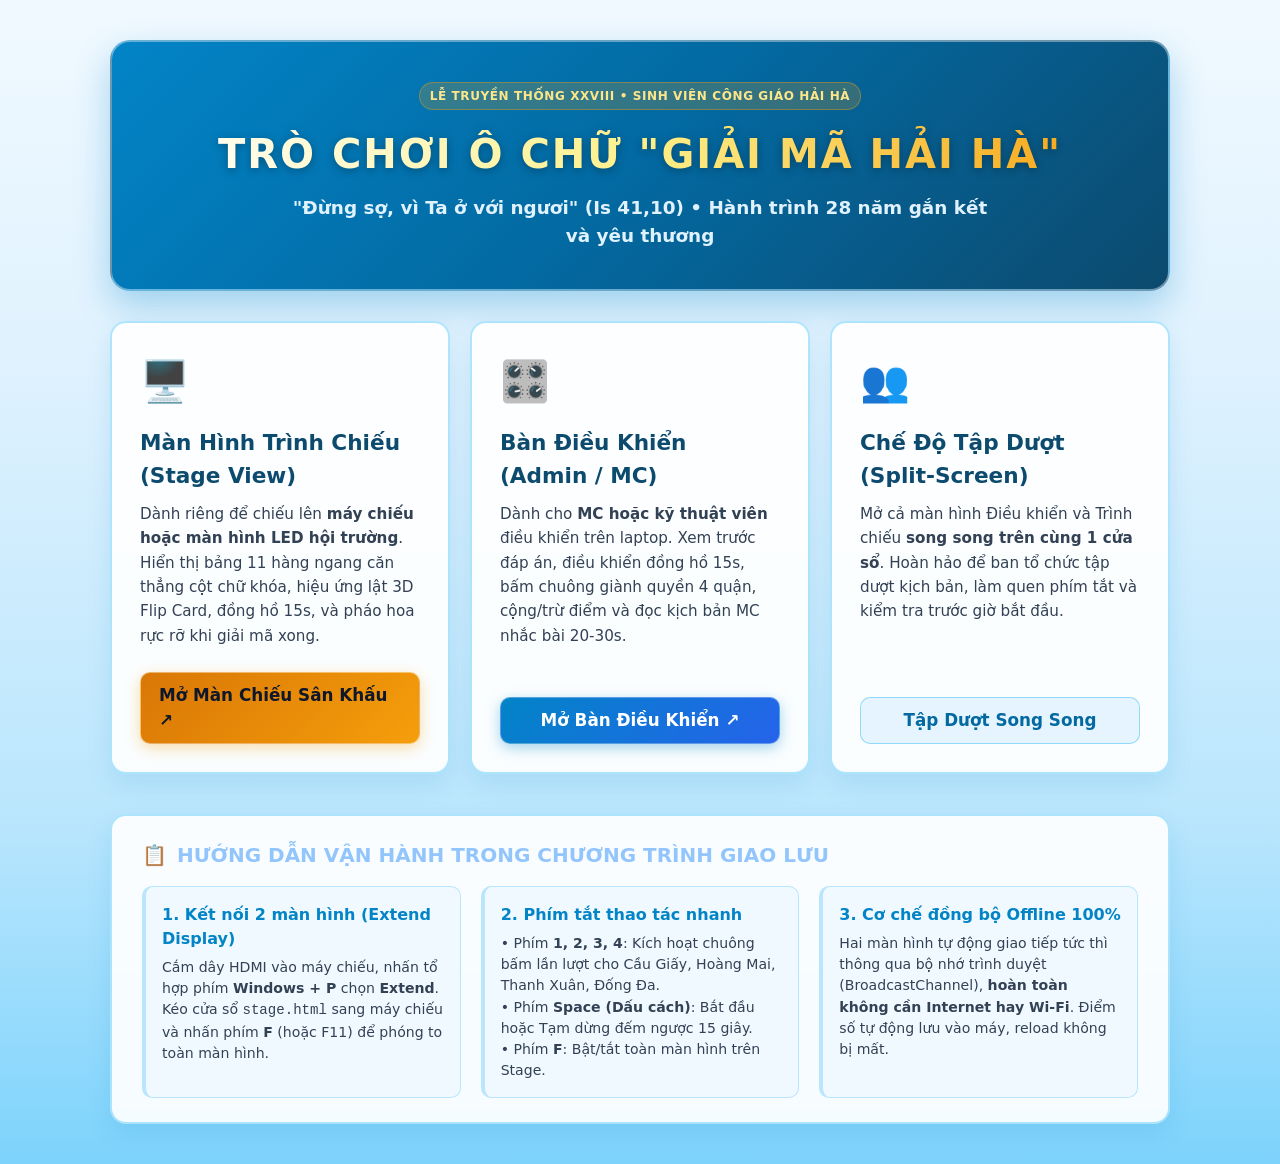
<file: index.html>
<!DOCTYPE html>
<html lang="vi">
<head>
  <meta charset="UTF-8">
  <meta name="viewport" content="width=device-width, initial-scale=1.0">
  <title>Khởi Động Trò Chơi Ô Chữ - SVCG Hải Hà XXVIII</title>
  <link rel="stylesheet" href="css/common.css">
  <style>
    body {
      background: linear-gradient(180deg, #f0f9ff 0%, #e0f2fe 30%, #bae6fd 70%, #7dd3fc 100%);
      min-height: 100vh;
      color: #0f172a;
    }

    .hub-container {
      max-width: 1100px;
      margin: 40px auto;
      padding: 0 20px;
    }

    .hero-banner {
      text-align: center;
      padding: 40px 20px;
      background: linear-gradient(135deg, #0284c7 0%, #0369a1 50%, #0c4a6e 100%);
      border: 2px solid rgba(255, 255, 255, 0.4);
      border-radius: 20px;
      box-shadow: 0 15px 35px rgba(2, 132, 199, 0.3);
      margin-bottom: 30px;
      position: relative;
      overflow: hidden;
    }

    .hero-banner h1 {
      font-size: 2.5rem;
      font-weight: 900;
      letter-spacing: 2px;
      background: linear-gradient(90deg, #ffffff, #fef08a, #f59e0b);
      -webkit-background-clip: text;
      -webkit-text-fill-color: transparent;
      margin-bottom: 10px;
      filter: drop-shadow(0 2px 4px rgba(0, 0, 0, 0.3));
    }

    .hero-banner p {
      font-size: 1.15rem;
      color: #e0f2fe;
      max-width: 700px;
      margin: 0 auto;
      font-weight: 600;
    }

    .modes-grid {
      display: grid;
      grid-template-columns: repeat(auto-fit, minmax(320px, 1fr));
      gap: 20px;
      margin-bottom: 40px;
    }

    .mode-card {
      background: rgba(255, 255, 255, 0.92);
      border: 2px solid rgba(56, 189, 248, 0.4);
      border-radius: 16px;
      padding: 28px;
      display: flex;
      flex-direction: column;
      justify-content: space-between;
      transition: all 0.3s cubic-bezier(0.4, 0, 0.2, 1);
      position: relative;
      overflow: hidden;
      box-shadow: 0 10px 25px rgba(2, 132, 199, 0.12);
    }

    .mode-card:hover {
      transform: translateY(-6px);
      border-color: #0284c7;
      box-shadow: 0 16px 35px rgba(2, 132, 199, 0.25);
    }

    .mode-icon {
      font-size: 2.5rem;
      margin-bottom: 16px;
    }

    .mode-card h2 {
      font-size: 1.35rem;
      color: #0c4a6e;
      margin-bottom: 10px;
      font-weight: 800;
    }

    .mode-card p {
      font-size: 0.95rem;
      color: #334155;
      line-height: 1.6;
      margin-bottom: 24px;
      flex: 1;
    }

    /* Guide Box */
    .guide-box {
      background: rgba(255, 255, 255, 0.92);
      border: 2px solid rgba(56, 189, 248, 0.4);
      border-radius: 16px;
      padding: 24px 30px;
      box-shadow: 0 10px 25px rgba(2, 132, 199, 0.12);
    }

    .guide-grid {
      display: grid;
      grid-template-columns: repeat(auto-fit, minmax(280px, 1fr));
      gap: 20px;
      margin-top: 16px;
    }

    .guide-item {
      background: #f0f9ff;
      padding: 16px;
      border-radius: 10px;
      border-left: 4px solid #0284c7;
      border: 1px solid #bae6fd;
      border-left-width: 4px;
    }

    .guide-item h3 {
      font-size: 1rem;
      color: #0284c7;
      font-weight: 800;
      margin-bottom: 6px;
    }

    .guide-item p {
      font-size: 0.88rem;
      color: #334155;
      line-height: 1.5;
    }
  </style>
</head>
<body>
  <div class="hub-container">
    <!-- Hero Banner -->
    <header class="hero-banner">
      <div class="badge" style="background: rgba(245, 158, 11, 0.2); color: #fde68a; margin-bottom: 14px; border: 1px solid rgba(245, 158, 11, 0.4);">
        LỄ TRUYỀN THỐNG XXVIII • SINH VIÊN CÔNG GIÁO HẢI HÀ
      </div>
      <h1>TRÒ CHƠI Ô CHỮ "GIẢI MÃ HẢI HÀ"</h1>
      <p>"Đừng sợ, vì Ta ở với ngươi" (Is 41,10) • Hành trình 28 năm gắn kết và yêu thương</p>
    </header>

    <!-- Selection Grid -->
    <section class="modes-grid">
      <!-- Card 1: Stage View -->
      <div class="mode-card">
        <div>
          <div class="mode-icon">🖥️</div>
          <h2>Màn Hình Trình Chiếu (Stage View)</h2>
          <p>
            Dành riêng để chiếu lên <strong>máy chiếu hoặc màn hình LED hội trường</strong>. 
            Hiển thị bảng 11 hàng ngang căn thẳng cột chữ khóa, hiệu ứng lật 3D Flip Card, đồng hồ 15s, và pháo hoa rực rỡ khi giải mã xong.
          </p>
        </div>
        <a href="stage.html" target="_blank" class="btn btn-gold" style="width: 100%; font-size: 1.05rem;">
          Mở Màn Chiếu Sân Khấu ↗
        </a>
      </div>

      <!-- Card 2: Admin Controller -->
      <div class="mode-card">
        <div>
          <div class="mode-icon">🎛️</div>
          <h2>Bàn Điều Khiển (Admin / MC)</h2>
          <p>
            Dành cho <strong>MC hoặc kỹ thuật viên</strong> điều khiển trên laptop. 
            Xem trước đáp án, điều khiển đồng hồ 15s, bấm chuông giành quyền 4 quận, cộng/trừ điểm và đọc kịch bản MC nhắc bài 20-30s.
          </p>
        </div>
        <a href="admin.html" target="_blank" class="btn btn-primary" style="width: 100%; font-size: 1.05rem;">
          Mở Bàn Điều Khiển ↗
        </a>
      </div>

      <!-- Card 3: Split Screen Practice -->
      <div class="mode-card">
        <div>
          <div class="mode-icon">👥</div>
          <h2>Chế Độ Tập Dượt (Split-Screen)</h2>
          <p>
            Mở cả màn hình Điều khiển và Trình chiếu <strong>song song trên cùng 1 cửa sổ</strong>. 
            Hoàn hảo để ban tổ chức tập dượt kịch bản, làm quen phím tắt và kiểm tra trước giờ bắt đầu.
          </p>
        </div>
        <a href="split.html" class="btn btn-secondary" style="width: 100%; font-size: 1.05rem;">
          Tập Dượt Song Song
        </a>
      </div>
    </section>

    <!-- Operations Guide -->
    <section class="guide-box">
      <h2 style="font-size: 1.25rem; color: #93c5fd; display: flex; align-items: center; gap: 10px;">
        <span>📋</span> HƯỚNG DẪN VẬN HÀNH TRONG CHƯƠNG TRÌNH GIAO LƯU
      </h2>

      <div class="guide-grid">
        <div class="guide-item">
          <h3>1. Kết nối 2 màn hình (Extend Display)</h3>
          <p>Cắm dây HDMI vào máy chiếu, nhấn tổ hợp phím <strong>Windows + P</strong> chọn <strong>Extend</strong>. Kéo cửa sổ <code>stage.html</code> sang máy chiếu và nhấn phím <strong>F</strong> (hoặc F11) để phóng to toàn màn hình.</p>
        </div>

        <div class="guide-item">
          <h3>2. Phím tắt thao tác nhanh</h3>
          <p>
            • Phím <strong>1, 2, 3, 4</strong>: Kích hoạt chuông bấm lần lượt cho Cầu Giấy, Hoàng Mai, Thanh Xuân, Đống Đa.<br>
            • Phím <strong>Space (Dấu cách)</strong>: Bắt đầu hoặc Tạm dừng đếm ngược 15 giây.<br>
            • Phím <strong>F</strong>: Bật/tắt toàn màn hình trên Stage.
          </p>
        </div>

        <div class="guide-item">
          <h3>3. Cơ chế đồng bộ Offline 100%</h3>
          <p>Hai màn hình tự động giao tiếp tức thì thông qua bộ nhớ trình duyệt (BroadcastChannel), <strong>hoàn toàn không cần Internet hay Wi-Fi</strong>. Điểm số tự động lưu vào máy, reload không bị mất.</p>
        </div>
      </div>
    </section>
  </div>
</body>
</html>
</file>
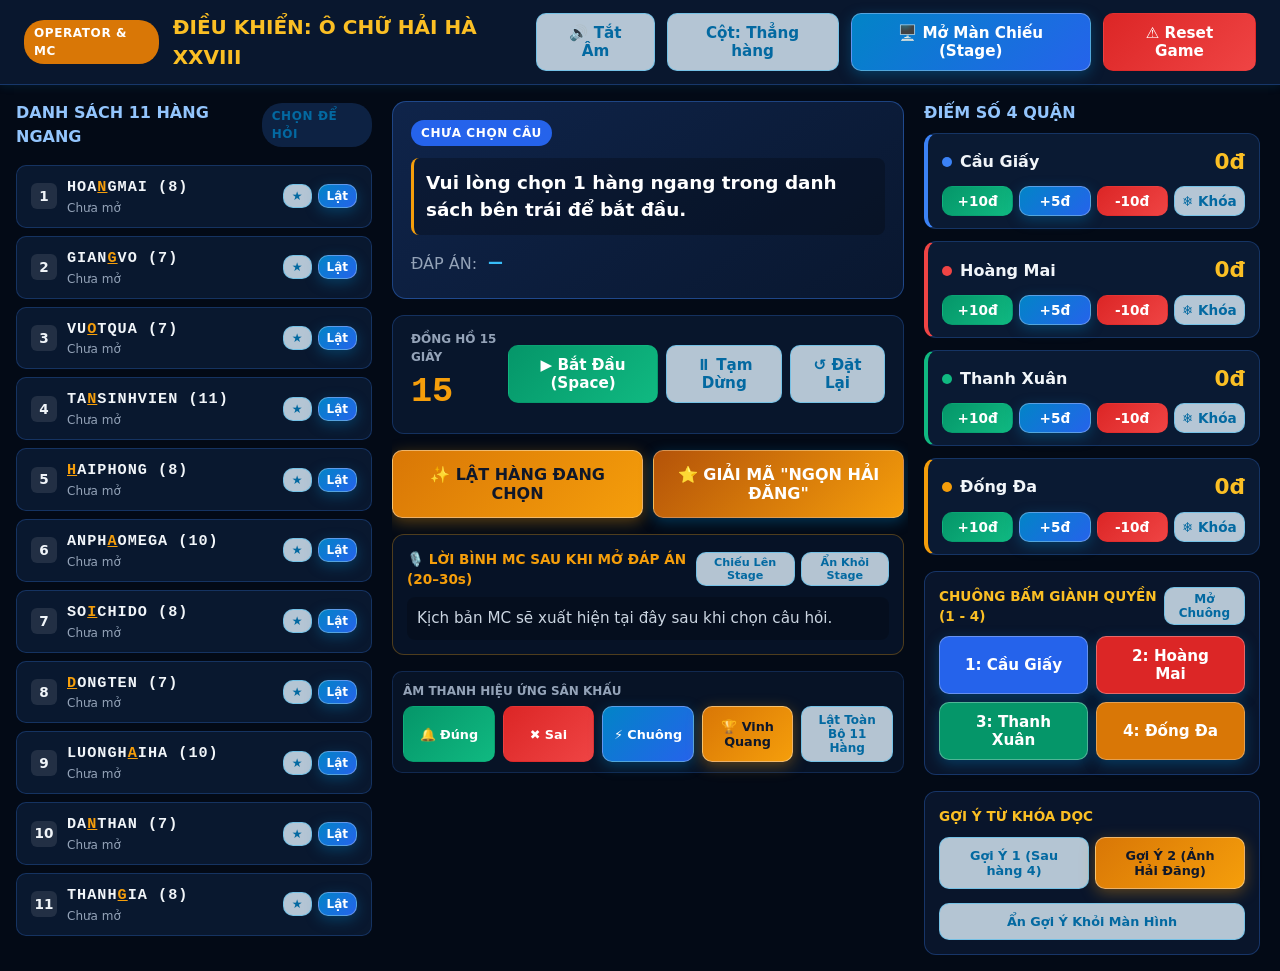
<file: admin.html>
<!DOCTYPE html>
<html lang="vi">
<head>
  <meta charset="UTF-8">
  <meta name="viewport" content="width=device-width, initial-scale=1.0">
  <title>Bàn Điều Khiển - Ô Chữ "Giải Mã Hải Hà"</title>
  <link rel="stylesheet" href="css/common.css">
  <link rel="stylesheet" href="css/admin.css">
</head>
<body class="admin-body">
  <!-- Top Navigation Bar -->
  <header class="admin-header">
    <div class="admin-brand">
      <span class="badge" style="background: #d97706; color: #fff;">OPERATOR & MC</span>
      <h1>ĐIỀU KHIỂN: Ô CHỮ HẢI HÀ XXVIII</h1>
    </div>

    <div class="admin-header-actions">
      <button class="btn btn-secondary" id="btn-mute-toggle">🔊 Tắt Âm</button>
      <button class="btn btn-secondary" id="btn-align-toggle">Cột: Thẳng hàng</button>
      <button class="btn btn-primary" id="btn-open-stage">🖥️ Mở Màn Chiếu (Stage)</button>
      <button class="btn btn-danger" id="btn-reset-game">⚠️ Reset Game</button>
    </div>
  </header>

  <!-- 3-Column Dashboard Layout -->
  <main class="admin-layout">
    <!-- CỘT 1: Danh sách 11 hàng ngang -->
    <section class="admin-col">
      <div style="display: flex; align-items: center; justify-content: space-between;">
        <h2 style="font-size: 1rem; font-weight: 700; color: #93c5fd;">DANH SÁCH 11 HÀNG NGANG</h2>
        <span class="badge" style="background: rgba(59, 130, 246, 0.2);">CHỌN ĐỂ HỎI</span>
      </div>

      <div class="rows-list" id="admin-rows-list">
        <!-- Render động 11 hàng ngang -->
      </div>
    </section>

    <!-- CỘT 2: Bàn điều khiển trung tâm -->
    <section class="admin-col">
      <!-- Thẻ câu hỏi đang chọn -->
      <div class="active-question-card">
        <div class="q-meta">
          <span class="badge" id="admin-q-badge" style="background: #2563eb; color: #fff;">HÀNG 1</span>
          <span id="admin-q-source" style="font-size: 0.8rem; color: #94a3b8;">Nguồn: Lịch sử hình thành nhóm</span>
        </div>

        <div class="q-full-text" id="admin-q-text">
          Vui lòng chọn 1 hàng ngang trong danh sách bên trái để bắt đầu.
        </div>

        <div class="q-answer-box">
          <span>ĐÁP ÁN:</span>
          <span class="q-answer-letters" id="admin-q-letters">—</span>
        </div>
      </div>

      <!-- Khối Bấm Giờ 15s -->
      <div class="timer-control-box">
        <div>
          <div style="font-size: 0.75rem; color: #94a3b8; font-weight: 700;">ĐỒNG HỒ 15 GIÂY</div>
          <div class="timer-digits" id="admin-timer-digits">15</div>
        </div>

        <div class="timer-buttons">
          <button class="btn btn-success" id="btn-timer-start">▶ Bắt Đầu (Space)</button>
          <button class="btn btn-secondary" id="btn-timer-pause">⏸ Tạm Dừng</button>
          <button class="btn btn-secondary" id="btn-timer-reset">↺ Đặt Lại</button>
        </div>
      </div>

      <!-- Thao tác Lật Đáp Án Nhanh -->
      <div class="actions-grid">
        <button class="btn btn-gold" id="btn-reveal-current" style="padding: 14px; font-size: 1rem;">
          ✨ LẬT HÀNG ĐANG CHỌN
        </button>
        <button class="btn btn-primary" id="btn-reveal-vertical" style="padding: 14px; font-size: 1rem; background: linear-gradient(135deg, #b45309, #f59e0b);">
          ⭐ GIẢI MÃ "NGỌN HẢI ĐĂNG"
        </button>
      </div>

      <!-- Khối Lời Dẫn MC (Prompter 20-30s) -->
      <div class="prompter-box">
        <div class="prompter-header">
          <span>🎙️ LỜI BÌNH MC SAU KHI MỞ ĐÁP ÁN (20–30s)</span>
          <div style="display: flex; gap: 6px;">
            <button class="btn btn-secondary" id="btn-show-story-stage" style="padding: 3px 8px; font-size: 0.7rem;">Chiếu Lên Stage</button>
            <button class="btn btn-secondary" id="btn-close-story-stage" style="padding: 3px 8px; font-size: 0.7rem;">Ẩn Khỏi Stage</button>
          </div>
        </div>
        <div class="prompter-text" id="admin-prompter-text">
          Chọn một câu hỏi để xem trước lời dẫn kịch bản cho MC...
        </div>
      </div>

      <!-- Thanh âm thanh thủ công & Lật toàn bộ -->
      <div style="background: rgba(10, 23, 46, 0.7); padding: 10px; border-radius: 10px; border: 1px solid rgba(59, 130, 246, 0.2);">
        <div style="font-size: 0.75rem; color: #94a3b8; margin-bottom: 6px; font-weight: 700;">ÂM THANH HIỆU ỨNG SÂN KHẤU</div>
        <div class="sound-effects-strip">
          <button class="btn btn-success" id="btn-snd-correct">🔔 Đúng</button>
          <button class="btn btn-danger" id="btn-snd-wrong">✖ Sai</button>
          <button class="btn btn-primary" id="btn-snd-buzzer">⚡ Chuông</button>
          <button class="btn btn-gold" id="btn-snd-victory">🏆 Vinh Quang</button>
          <button class="btn btn-secondary" id="btn-reveal-all" style="font-size: 0.75rem;">Lật Toàn Bộ 11 Hàng</button>
        </div>
      </div>
    </section>

    <!-- CỘT 3: Quản lý Điểm 4 Quận & Gợi Ý -->
    <section class="admin-col">
      <!-- Bảng điểm 4 Quận -->
      <div>
        <h2 style="font-size: 1rem; font-weight: 700; color: #93c5fd; margin-bottom: 8px;">ĐIỂM SỐ 4 QUẬN</h2>
        <div class="teams-manager" id="admin-teams-container">
          <!-- Render động 4 đội -->
        </div>
      </div>

      <!-- Quản lý Chuông Bấm -->
      <div class="buzzer-admin-box">
        <div style="display: flex; align-items: center; justify-content: space-between;">
          <span style="font-size: 0.85rem; font-weight: 700; color: #fbbf24;">CHUÔNG BẤM GIÀNH QUYỀN (1 - 4)</span>
          <button class="btn btn-secondary" id="btn-reset-buzzer" style="padding: 4px 8px; font-size: 0.75rem;">Mở Chuông</button>
        </div>
        <div class="buzzer-grid">
          <button class="btn btn-primary" style="background:#2563eb;" onclick="triggerBuzzer('cau-giay')">1: Cầu Giấy</button>
          <button class="btn btn-primary" style="background:#dc2626;" onclick="triggerBuzzer('hoang-mai')">2: Hoàng Mai</button>
          <button class="btn btn-primary" style="background:#059669;" onclick="triggerBuzzer('thanh-xuan')">3: Thanh Xuân</button>
          <button class="btn btn-primary" style="background:#d97706;" onclick="triggerBuzzer('dong-da')">4: Đống Đa</button>
        </div>
      </div>

      <!-- Kích Hoạt Gợi Ý -->
      <div class="hints-admin-box">
        <div style="font-size: 0.85rem; font-weight: 700; color: #fbbf24;">GỢI Ý TỪ KHÓA DỌC</div>
        <div style="display: flex; gap: 6px;">
          <button class="btn btn-secondary" id="btn-hint-1" style="flex: 1; font-size: 0.8rem;">Gợi Ý 1 (Sau hàng 4)</button>
          <button class="btn btn-gold" id="btn-hint-2" style="flex: 1; font-size: 0.8rem;">Gợi Ý 2 (Ảnh Hải Đăng)</button>
        </div>
        <button class="btn btn-secondary" id="btn-close-hint" style="font-size: 0.8rem; margin-top: 4px;">Ẩn Gợi Ý Khỏi Màn Hình</button>
      </div>
    </section>
  </main>

  <!-- Scripts -->
  <script src="js/data.js"></script>
  <script src="js/audio.js"></script>
  <script src="js/sync.js"></script>
  <script src="js/admin.js"></script>
</body>
</html>
</file>
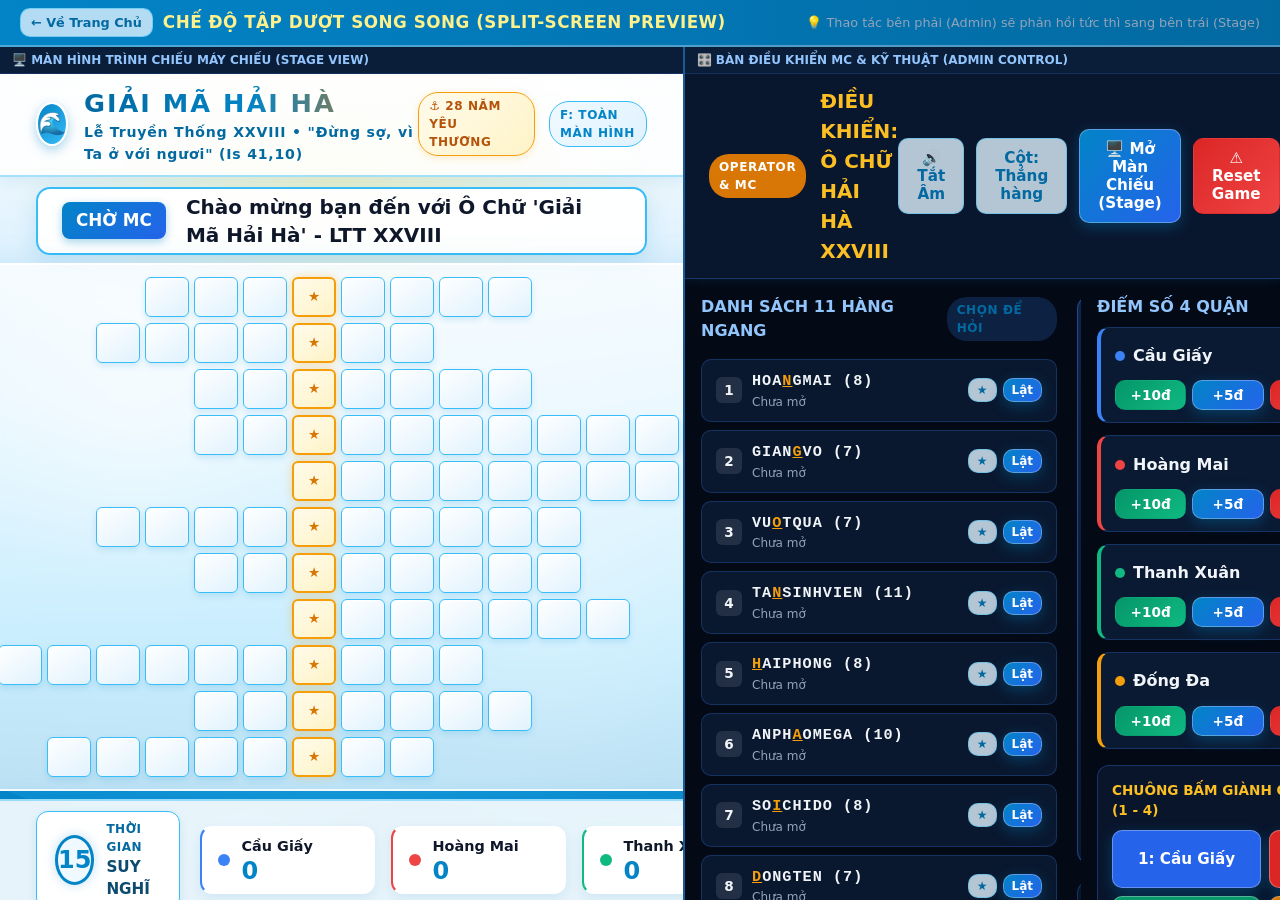
<file: split.html>
<!DOCTYPE html>
<html lang="vi">
<head>
  <meta charset="UTF-8">
  <meta name="viewport" content="width=device-width, initial-scale=1.0">
  <title>Tập Dượt Song Song - Ô Chữ "Giải Mã Hải Hà"</title>
  <link rel="stylesheet" href="css/common.css">
  <style>
    body, html {
      margin: 0;
      padding: 0;
      height: 100vh;
      overflow: hidden;
      background: #0c4a6e;
      display: flex;
      flex-direction: column;
    }

    .split-header {
      background: linear-gradient(90deg, #0284c7, #0369a1);
      padding: 8px 20px;
      display: flex;
      align-items: center;
      justify-content: space-between;
      border-bottom: 2px solid rgba(255, 255, 255, 0.3);
      z-index: 10;
    }

    .split-header h1 {
      font-size: 1.05rem;
      color: #fef08a;
      font-weight: 800;
      letter-spacing: 0.5px;
    }

    .split-container {
      flex: 1;
      display: grid;
      grid-template-columns: 1.15fr 1fr;
      height: calc(100vh - 46px);
    }

    .frame-wrapper {
      position: relative;
      height: 100%;
      border-right: 2px solid rgba(59, 130, 246, 0.3);
      display: flex;
      flex-direction: column;
    }

    .frame-label {
      background: rgba(10, 25, 52, 0.9);
      padding: 4px 12px;
      font-size: 0.75rem;
      font-weight: 700;
      color: #93c5fd;
      border-bottom: 1px solid rgba(59, 130, 246, 0.2);
    }

    iframe {
      flex: 1;
      width: 100%;
      height: 100%;
      border: none;
    }
  </style>
</head>
<body>
  <div class="split-header">
    <div style="display: flex; align-items: center; gap: 10px;">
      <a href="index.html" class="btn btn-secondary" style="padding: 4px 10px; font-size: 0.8rem;">← Về Trang Chủ</a>
      <h1>CHẾ ĐỘ TẬP DƯỢT SONG SONG (SPLIT-SCREEN PREVIEW)</h1>
    </div>
    <div style="font-size: 0.8rem; color: #94a3b8;">
      💡 Thao tác bên phải (Admin) sẽ phản hồi tức thì sang bên trái (Stage)
    </div>
  </div>

  <div class="split-container">
    <div class="frame-wrapper">
      <div class="frame-label">🖥️ MÀN HÌNH TRÌNH CHIẾU MÁY CHIẾU (STAGE VIEW)</div>
      <iframe src="stage.html" id="stage-frame"></iframe>
    </div>

    <div class="frame-wrapper" style="border-right: none;">
      <div class="frame-label">🎛️ BÀN ĐIỀU KHIỂN MC & KỸ THUẬT (ADMIN CONTROL)</div>
      <iframe src="admin.html" id="admin-frame"></iframe>
    </div>
  </div>
</body>
</html>
</file>
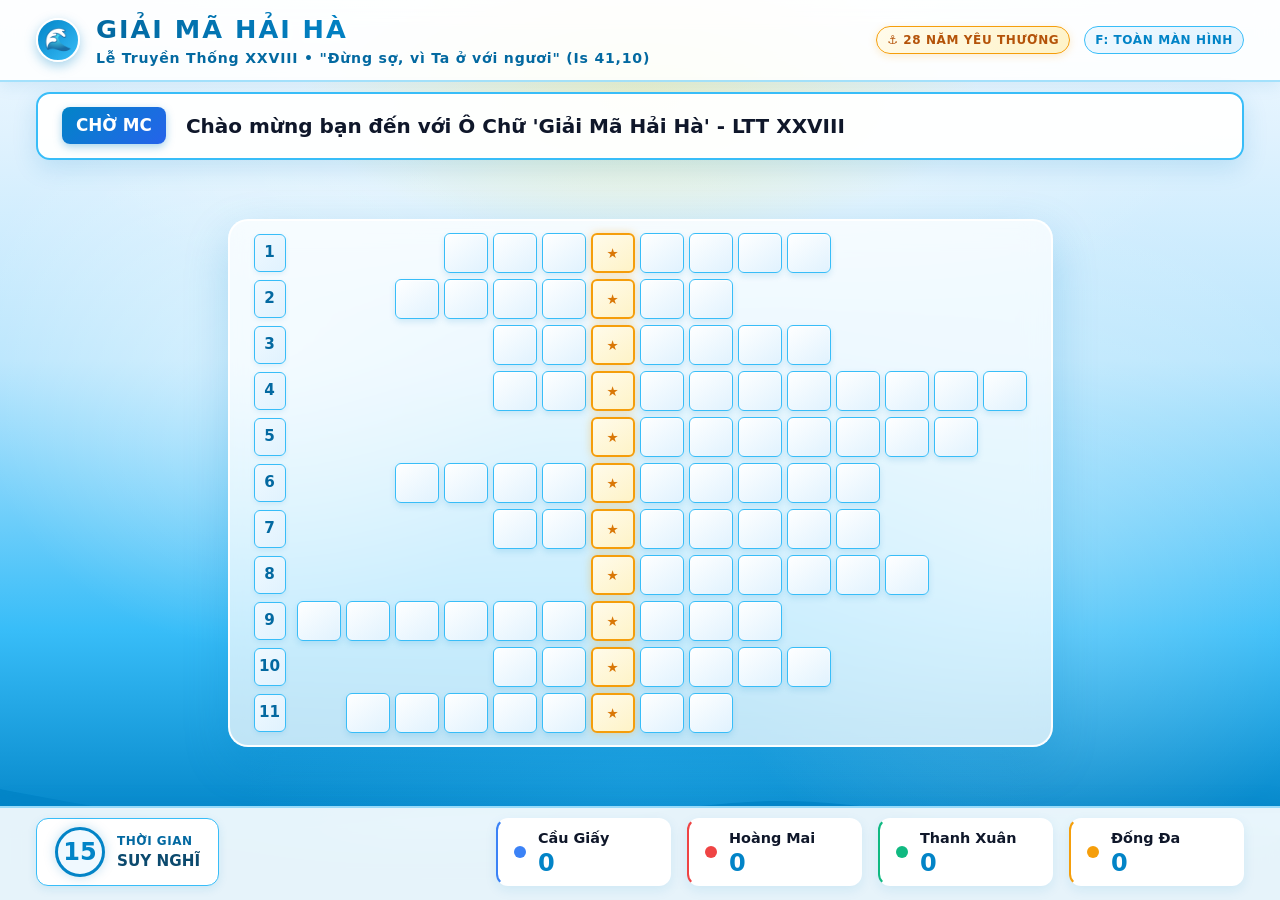
<file: stage.html>
<!DOCTYPE html>
<html lang="vi">
<head>
  <meta charset="UTF-8">
  <meta name="viewport" content="width=device-width, initial-scale=1.0">
  <title>Ô Chữ "Giải Mã Hải Hà" - Màn Hình Trình Chiếu</title>
  <link rel="stylesheet" href="css/common.css">
  <link rel="stylesheet" href="css/stage.css">
</head>
<body class="stage-body">
  <!-- Bright Sun Rays & Water Ambient Glow -->
  <div class="stage-ambient">
    <div class="sun-shimmer"></div>
    <div class="water-caustics"></div>
  </div>

  <!-- Animated Ocean Waves at Bottom -->
  <div class="ocean-waves-container">
    <svg class="ocean-wave wave-back" viewBox="0 0 1440 280" preserveAspectRatio="none">
      <path fill="rgba(56, 189, 248, 0.45)" d="M0,96L48,112C96,128,192,160,288,160C384,160,480,128,576,133.3C672,139,768,181,864,186.7C960,192,1056,160,1152,144C1248,128,1344,128,1392,128L1440,128L1440,280L1392,280C1344,280,1248,280,1152,280C1056,280,960,280,864,280C768,280,672,280,576,280C480,280,384,280,288,280C192,280,96,280,48,280L0,280Z"></path>
    </svg>
    <svg class="ocean-wave wave-mid" viewBox="0 0 1440 280" preserveAspectRatio="none">
      <path fill="rgba(14, 165, 233, 0.6)" d="M0,160L48,149.3C96,139,192,117,288,128C384,139,480,181,576,186.7C672,192,768,160,864,144C960,128,1056,128,1152,144C1248,160,1344,192,1392,208L1440,224L1440,280L1392,280C1344,280,1248,280,1152,280C1056,280,960,280,864,280C768,280,672,280,576,280C480,280,384,280,288,280C192,280,96,280,48,280L0,280Z"></path>
    </svg>
    <svg class="ocean-wave wave-front" viewBox="0 0 1440 280" preserveAspectRatio="none">
      <path fill="rgba(2, 132, 199, 0.82)" d="M0,64L48,80C96,96,192,128,288,149.3C384,171,480,181,576,165.3C672,149,768,107,864,106.7C960,107,1056,149,1152,165.3C1248,181,1344,171,1392,165.3L1440,160L1440,280L1392,280C1344,280,1248,280,1152,280C1056,280,960,280,864,280C768,280,672,280,576,280C480,280,384,280,288,280C192,280,96,280,48,280L0,280Z"></path>
    </svg>
  </div>

  <!-- Header -->
  <header class="stage-header">
    <div class="stage-brand">
      <div class="stage-logo-icon">🌊</div>
      <div class="stage-title">
        <h1>GIẢI MÃ HẢI HÀ</h1>
        <p>Lễ Truyền Thống XXVIII • "Đừng sợ, vì Ta ở với ngươi" (Is 41,10)</p>
      </div>
    </div>
    <div class="stage-header-right">
      <div class="badge badge-fest">
        ⚓ 28 NĂM YÊU THƯƠNG
      </div>
      <div class="badge badge-screen">
        F: TOÀN MÀN HÌNH
      </div>
    </div>
  </header>

  <!-- Question Banner -->
  <div class="question-container" id="question-container">
    <div class="q-badge" id="q-badge">CHỜ MC</div>
    <div class="q-text" id="q-text">Chào mừng bạn đến với Ô Chữ "Giải Mã Hải Hà" - LTT XXVIII</div>
    <div class="q-source" id="q-source" style="display: none;"></div>
  </div>

  <!-- Main: Crossword Board -->
  <main class="stage-main">
    <div class="crossword-board-wrapper">
      <div class="crossword-board" id="crossword-board">
        <!-- Cột dọc ánh sáng hào quang cho chữ khóa -->
        <div class="vertical-beacon-line" id="vertical-beacon"></div>
        <!-- Các hàng ngang sẽ được tạo động bởi stage.js -->
      </div>
    </div>

    <!-- Banner nổi bật từ khóa giải mã -->
    <div class="vertical-keyword-banner" id="vertical-banner"></div>
  </main>

  <!-- Footer & Leaderboard -->
  <footer class="stage-footer">
    <!-- Đồng hồ đếm ngược -->
    <div class="timer-widget">
      <div class="timer-circle" id="timer-circle">15</div>
      <div>
        <div style="font-size: 0.75rem; color: #0369a1; font-weight: 800; letter-spacing: 0.5px;">THỜI GIAN</div>
        <div style="font-size: 0.95rem; font-weight: 900; color: #0c4a6e;">SUY NGHĨ</div>
      </div>
    </div>

    <!-- Bảng điểm 4 quận -->
    <div class="teams-bar" id="teams-bar">
      <!-- Đội Cầu Giấy, Hoàng Mai, Thanh Xuân, Đống Đa sẽ render tại đây -->
    </div>
  </footer>

  <!-- Popup Chuông Bấm Khẩn Cấp -->
  <div class="buzzer-alert-overlay" id="buzzer-overlay">
    <div style="font-size: 2.2rem;">⚡</div>
    <div class="buzzer-alert-text" id="buzzer-text">CẦU GIẤY GIÀNH QUYỀN!</div>
  </div>

  <!-- Modal Gợi Ý (Hint Modal) -->
  <div class="modal-overlay" id="hint-modal">
    <div class="modal-content">
      <h2 id="hint-title" style="color: #d97706; margin-bottom: 16px; font-size: 1.6rem; font-weight: 900; letter-spacing: 1px;">GỢI Ý TỪ KHÓA</h2>
      <div id="hint-body"></div>
    </div>
  </div>

  <!-- Modal Góc Nhìn Lịch Sử (Story Modal) -->
  <div class="modal-overlay" id="story-modal">
    <div class="modal-content" style="max-width: 750px;">
      <h2 id="story-title" style="color: #0284c7; margin-bottom: 16px; font-size: 1.5rem; font-weight: 800;">GÓC NHÌN LỊCH SỬ</h2>
      <div id="story-body"></div>
    </div>
  </div>

  <!-- Canvas Pháo Hoa Chiến Thắng -->
  <canvas id="confetti-canvas"></canvas>

  <!-- Scripts -->
  <script src="js/data.js"></script>
  <script src="js/audio.js"></script>
  <script src="js/sync.js"></script>
  <script src="js/stage.js"></script>
</body>
</html>
</file>
<file: css/common.css>
/* Common Styles & Design System - Gameshow Hải Hà (Chủ đề Đại Dương & Sóng Nước Tươi Sáng) */
:root {
  /* Bright Ocean & Water Palette */
  --ocean-sky: #e0f2fe;
  --ocean-surface: #bae6fd;
  --ocean-cyan: #38bdf8;
  --ocean-primary: #0284c7;
  --ocean-deep: #0369a1;
  --ocean-dark: #075985;
  --ocean-abyss: #0c4a6e;
  
  --bg-primary: #f0f9ff;
  --bg-card: rgba(255, 255, 255, 0.88);
  --bg-card-hover: rgba(255, 255, 255, 0.95);
  --border-card: rgba(56, 189, 248, 0.4);
  
  --accent-gold: #f59e0b;
  --accent-gold-light: #fef08a;
  --accent-gold-glow: rgba(245, 158, 11, 0.5);
  
  --accent-blue: #0284c7;
  --accent-cyan: #06b6d4;
  --accent-red: #ef4444;
  --accent-green: #10b981;
  
  --text-main: #0f172a;
  --text-muted: #334155;
  --text-dim: #64748b;
  
  /* Teams Colors */
  --caugiay: #2563eb;
  --hoangmai: #dc2626;
  --thanhxuan: #059669;
  --dongda: #d97706;
  
  /* Fonts */
  --font-main: 'Segoe UI', system-ui, -apple-system, BlinkMacSystemFont, Roboto, sans-serif;
  --font-mono: 'Consolas', 'Courier New', monospace;

  /* Shadows & Glow */
  --shadow-sm: 0 2px 8px rgba(2, 132, 199, 0.12);
  --shadow-md: 0 6px 20px rgba(2, 132, 199, 0.18);
  --shadow-lg: 0 12px 35px rgba(3, 105, 161, 0.25);
  --glow-gold: 0 0 25px rgba(245, 158, 11, 0.8), 0 0 45px rgba(251, 191, 36, 0.4);
  --glow-water: 0 0 25px rgba(56, 189, 248, 0.6);
  --glow-blue: 0 0 25px rgba(2, 132, 199, 0.5);
}

* {
  box-sizing: border-box;
  margin: 0;
  padding: 0;
  user-select: none;
}

body {
  font-family: var(--font-main);
  background-color: var(--bg-primary);
  color: var(--text-main);
  min-height: 100vh;
  overflow-x: hidden;
  line-height: 1.5;
}

/* Glassmorphism Card Utility */
.glass-panel {
  background: var(--bg-card);
  backdrop-filter: blur(16px);
  -webkit-backdrop-filter: blur(16px);
  border: 1px solid var(--border-card);
  border-radius: 14px;
  box-shadow: var(--shadow-md);
}

/* Button styles */
.btn {
  font-family: var(--font-main);
  display: inline-flex;
  align-items: center;
  justify-content: center;
  gap: 8px;
  padding: 10px 18px;
  font-size: 0.95rem;
  font-weight: 600;
  border-radius: 10px;
  border: 1px solid transparent;
  cursor: pointer;
  transition: all 0.2s cubic-bezier(0.4, 0, 0.2, 1);
  outline: none;
  text-decoration: none;
}

.btn:active {
  transform: scale(0.97);
}

.btn-primary {
  background: linear-gradient(135deg, #0284c7, #2563eb);
  color: white;
  border-color: rgba(255, 255, 255, 0.3);
  box-shadow: 0 4px 14px rgba(2, 132, 199, 0.35);
}
.btn-primary:hover {
  background: linear-gradient(135deg, #0369a1, #1d4ed8);
  box-shadow: var(--glow-blue);
}

.btn-gold {
  background: linear-gradient(135deg, #d97706, #f59e0b);
  color: #0f172a;
  font-weight: 700;
  border-color: rgba(255, 255, 255, 0.4);
  box-shadow: 0 4px 15px rgba(245, 158, 11, 0.35);
}
.btn-gold:hover {
  background: linear-gradient(135deg, #f59e0b, #fbbf24);
  box-shadow: var(--glow-gold);
}

.btn-success {
  background: linear-gradient(135deg, #059669, #10b981);
  color: white;
}
.btn-success:hover {
  background: linear-gradient(135deg, #047857, #059669);
}

.btn-danger {
  background: linear-gradient(135deg, #dc2626, #ef4444);
  color: white;
}
.btn-danger:hover {
  background: linear-gradient(135deg, #b91c1c, #dc2626);
}

.btn-secondary {
  background: rgba(224, 242, 254, 0.8);
  color: #0369a1;
  border: 1px solid rgba(56, 189, 248, 0.5);
  font-weight: 600;
}
.btn-secondary:hover {
  background: rgba(186, 230, 253, 0.95);
  color: #0c4a6e;
  border-color: #0284c7;
}

/* Badge */
.badge {
  display: inline-flex;
  align-items: center;
  padding: 4px 10px;
  font-size: 0.75rem;
  font-weight: 700;
  text-transform: uppercase;
  letter-spacing: 0.05em;
  border-radius: 20px;
  background: rgba(2, 132, 199, 0.12);
  color: #0369a1;
}

/* Modal overlay */
.modal-overlay {
  position: fixed;
  inset: 0;
  background: rgba(3, 105, 161, 0.6);
  backdrop-filter: blur(8px);
  -webkit-backdrop-filter: blur(8px);
  display: flex;
  align-items: center;
  justify-content: center;
  z-index: 1000;
  opacity: 0;
  pointer-events: none;
  transition: opacity 0.3s ease;
}

.modal-overlay.active {
  opacity: 1;
  pointer-events: auto;
}

.modal-content {
  background: linear-gradient(160deg, #ffffff, #f0f9ff);
  border: 2px solid var(--accent-gold);
  border-radius: 20px;
  box-shadow: 0 20px 50px rgba(2, 132, 199, 0.4), var(--glow-gold);
  max-width: 90vw;
  width: 680px;
  padding: 30px;
  text-align: center;
  transform: scale(0.9);
  transition: transform 0.3s cubic-bezier(0.34, 1.56, 0.64, 1);
  color: #0f172a;
}

.modal-overlay.active .modal-content {
  transform: scale(1);
}
</file>
<file: css/admin.css>
/* Admin / Operator Dashboard Styles - Tối ưu cho bàn kỹ thuật & MC */

.admin-body {
  background-color: #030a16;
  color: #f1f5f9;
  min-height: 100vh;
  display: flex;
  flex-direction: column;
}

/* Admin Header */
.admin-header {
  background: #09172e;
  border-bottom: 1px solid rgba(59, 130, 246, 0.3);
  padding: 12px 24px;
  display: flex;
  align-items: center;
  justify-content: space-between;
  box-shadow: var(--shadow-sm);
}

.admin-brand {
  display: flex;
  align-items: center;
  gap: 14px;
}

.admin-brand h1 {
  font-size: 1.25rem;
  font-weight: 800;
  color: #fbbf24;
}

.admin-header-actions {
  display: flex;
  align-items: center;
  gap: 12px;
}

/* Admin Main Layout: 3 Columns */
.admin-layout {
  flex: 1;
  display: grid;
  grid-template-columns: 360px 1fr 340px;
  gap: 16px;
  padding: 16px;
  overflow: hidden;
  height: calc(100vh - 65px);
}

.admin-col {
  display: flex;
  flex-direction: column;
  gap: 16px;
  overflow-y: auto;
  padding-right: 4px;
}

/* Custom Scrollbar */
.admin-col::-webkit-scrollbar {
  width: 6px;
}
.admin-col::-webkit-scrollbar-thumb {
  background: rgba(59, 130, 246, 0.3);
  border-radius: 3px;
}

/* Column 1: Row Selector List */
.rows-list {
  display: flex;
  flex-direction: column;
  gap: 8px;
}

.row-item {
  background: rgba(13, 30, 59, 0.7);
  border: 1px solid rgba(59, 130, 246, 0.25);
  border-radius: 10px;
  padding: 10px 14px;
  display: flex;
  align-items: center;
  justify-content: space-between;
  cursor: pointer;
  transition: all 0.2s ease;
}

.row-item:hover {
  background: rgba(22, 48, 92, 0.8);
  border-color: rgba(96, 165, 250, 0.5);
}

.row-item.active {
  background: rgba(30, 64, 128, 0.9);
  border-color: var(--accent-gold);
  box-shadow: 0 0 12px rgba(245, 158, 11, 0.3);
}

.row-item.opened {
  border-left: 4px solid var(--accent-green);
}

.row-item-left {
  display: flex;
  align-items: center;
  gap: 10px;
}

.row-num-badge {
  width: 26px;
  height: 26px;
  border-radius: 6px;
  background: rgba(255, 255, 255, 0.1);
  display: flex;
  align-items: center;
  justify-content: center;
  font-weight: 700;
  font-size: 0.85rem;
}

.row-ans-preview {
  font-family: var(--font-mono);
  font-weight: 700;
  font-size: 0.95rem;
  letter-spacing: 1px;
}

.row-ans-preview .key-char {
  color: var(--accent-gold);
  text-decoration: underline;
  font-weight: 900;
}

.row-item-actions {
  display: flex;
  gap: 6px;
}

/* Column 2: Center Controller */
.active-question-card {
  background: linear-gradient(145deg, #0f244a, #09172f);
  border: 1px solid rgba(59, 130, 246, 0.4);
  border-radius: 14px;
  padding: 18px;
  display: flex;
  flex-direction: column;
  gap: 12px;
}

.q-meta {
  display: flex;
  align-items: center;
  justify-content: space-between;
}

.q-full-text {
  font-size: 1.15rem;
  font-weight: 600;
  color: #ffffff;
  line-height: 1.45;
  background: rgba(0, 0, 0, 0.25);
  padding: 12px;
  border-radius: 8px;
  border-left: 3px solid var(--accent-gold);
}

.q-answer-box {
  display: flex;
  align-items: center;
  gap: 12px;
  font-size: 1rem;
  color: #94a3b8;
}

.q-answer-letters {
  font-family: var(--font-mono);
  font-size: 1.35rem;
  font-weight: 900;
  color: #38bdf8;
  letter-spacing: 3px;
}

/* Timer Control Box */
.timer-control-box {
  background: rgba(11, 25, 50, 0.8);
  border: 1px solid rgba(59, 130, 246, 0.25);
  border-radius: 12px;
  padding: 14px 18px;
  display: flex;
  align-items: center;
  justify-content: space-between;
}

.timer-digits {
  font-family: var(--font-mono);
  font-size: 2.2rem;
  font-weight: 900;
  color: var(--accent-gold);
  min-width: 70px;
}

.timer-buttons {
  display: flex;
  gap: 8px;
}

/* Fast Action Buttons Grid */
.actions-grid {
  display: grid;
  grid-template-columns: 1fr 1fr;
  gap: 10px;
}

/* MC Prompter Box */
.prompter-box {
  background: rgba(8, 20, 42, 0.85);
  border: 1px solid rgba(245, 158, 11, 0.3);
  border-radius: 12px;
  padding: 14px;
  display: flex;
  flex-direction: column;
  gap: 8px;
}

.prompter-header {
  display: flex;
  align-items: center;
  justify-content: space-between;
  font-size: 0.85rem;
  font-weight: 700;
  color: var(--accent-gold);
}

.prompter-text {
  font-size: 0.95rem;
  color: #cbd5e1;
  line-height: 1.5;
  background: rgba(0, 0, 0, 0.2);
  padding: 10px;
  border-radius: 8px;
  max-height: 120px;
  overflow-y: auto;
}

/* Column 3: Teams & Score Controls */
.teams-manager {
  display: flex;
  flex-direction: column;
  gap: 12px;
}

.team-admin-card {
  background: rgba(13, 30, 59, 0.8);
  border: 1px solid rgba(59, 130, 246, 0.25);
  border-radius: 12px;
  padding: 12px 14px;
  display: flex;
  flex-direction: column;
  gap: 8px;
  transition: all 0.2s ease;
}

.team-admin-header {
  display: flex;
  align-items: center;
  justify-content: space-between;
}

.team-admin-name {
  font-weight: 700;
  font-size: 1rem;
  display: flex;
  align-items: center;
  gap: 8px;
}

.team-admin-score {
  font-size: 1.35rem;
  font-weight: 900;
  color: #fbbf24;
}

.score-btn-group {
  display: flex;
  gap: 6px;
}

.score-btn-group .btn {
  flex: 1;
  padding: 6px 4px;
  font-size: 0.85rem;
}

/* Buzzer Trigger Box */
.buzzer-admin-box {
  background: rgba(10, 23, 46, 0.9);
  border: 1px solid rgba(59, 130, 246, 0.3);
  border-radius: 12px;
  padding: 14px;
  display: flex;
  flex-direction: column;
  gap: 10px;
}

.buzzer-grid {
  display: grid;
  grid-template-columns: 1fr 1fr;
  gap: 8px;
}

/* Clue & Hints Controls */
.hints-admin-box {
  background: rgba(10, 23, 46, 0.9);
  border: 1px solid rgba(59, 130, 246, 0.3);
  border-radius: 12px;
  padding: 14px;
  display: flex;
  flex-direction: column;
  gap: 10px;
}

/* Sound Trigger Strip */
.sound-effects-strip {
  display: flex;
  gap: 8px;
  flex-wrap: wrap;
}

.sound-effects-strip .btn {
  flex: 1;
  min-width: 70px;
  padding: 6px 10px;
  font-size: 0.8rem;
}
</file>
<file: css/stage.css>
/* Stage / Projector Screen Styles - Chủ đề Đại Dương & Sóng Nước Tươi Sáng */

.stage-body {
  height: 100vh;
  width: 100vw;
  overflow: hidden;
  display: flex;
  flex-direction: column;
  background: linear-gradient(180deg, #f0f9ff 0%, #e0f2fe 15%, #bae6fd 40%, #38bdf8 70%, #0284c7 92%, #0369a1 100%);
  position: relative;
  color: #0f172a;
}

/* Bright Ambient Sunrays & Water Caustics */
.stage-ambient {
  position: absolute;
  inset: 0;
  pointer-events: none;
  z-index: 0;
}

.sun-shimmer {
  position: absolute;
  top: -150px;
  left: 50%;
  transform: translateX(-50%);
  width: 1200px;
  height: 500px;
  background: radial-gradient(ellipse at center, rgba(254, 240, 138, 0.45) 0%, rgba(255, 255, 255, 0.25) 40%, transparent 70%);
}

.water-caustics {
  position: absolute;
  inset: 0;
  background: 
    radial-gradient(circle at 20% 40%, rgba(255, 255, 255, 0.4) 0%, transparent 25%),
    radial-gradient(circle at 80% 60%, rgba(255, 255, 255, 0.3) 0%, transparent 30%),
    radial-gradient(circle at 50% 85%, rgba(56, 189, 248, 0.25) 0%, transparent 40%);
  animation: causticsMove 8s infinite alternate ease-in-out;
}

@keyframes causticsMove {
  0% { transform: translateY(0) scale(1); opacity: 0.7; }
  100% { transform: translateY(-15px) scale(1.04); opacity: 1; }
}

/* Animated Ocean Waves at Bottom */
.ocean-waves-container {
  position: absolute;
  bottom: 0;
  left: 0;
  right: 0;
  height: 160px;
  pointer-events: none;
  z-index: 2;
  overflow: hidden;
}

.ocean-wave {
  position: absolute;
  bottom: 0;
  left: -5%;
  width: 110%;
  height: 100%;
}

.wave-back {
  animation: waveRollBack 10s infinite alternate ease-in-out;
}

.wave-mid {
  animation: waveRollMid 7s infinite alternate ease-in-out;
}

.wave-front {
  animation: waveRollFront 5s infinite alternate ease-in-out;
}

@keyframes waveRollBack {
  0% { transform: translateX(0) translateY(10px); }
  100% { transform: translateX(-40px) translateY(0); }
}

@keyframes waveRollMid {
  0% { transform: translateX(-30px) translateY(0); }
  100% { transform: translateX(30px) translateY(12px); }
}

@keyframes waveRollFront {
  0% { transform: translateX(20px) translateY(8px); }
  100% { transform: translateX(-20px) translateY(-4px); }
}

/* Header */
.stage-header {
  position: relative;
  z-index: 10;
  display: flex;
  align-items: center;
  justify-content: space-between;
  padding: 10px 36px;
  background: rgba(255, 255, 255, 0.85);
  border-bottom: 2px solid rgba(56, 189, 248, 0.45);
  backdrop-filter: blur(12px);
  -webkit-backdrop-filter: blur(12px);
  box-shadow: 0 4px 15px rgba(2, 132, 199, 0.1);
}

.stage-brand {
  display: flex;
  align-items: center;
  gap: 16px;
}

.stage-logo-icon {
  width: 44px;
  height: 44px;
  background: linear-gradient(135deg, #0284c7, #38bdf8);
  border-radius: 50%;
  display: flex;
  align-items: center;
  justify-content: center;
  font-size: 1.4rem;
  box-shadow: 0 4px 12px rgba(2, 132, 199, 0.35);
  border: 2px solid #ffffff;
}

.stage-title h1 {
  font-size: 1.6rem;
  font-weight: 900;
  letter-spacing: 2px;
  background: linear-gradient(90deg, #0369a1, #0284c7, #d97706);
  -webkit-background-clip: text;
  -webkit-text-fill-color: transparent;
  filter: drop-shadow(0 2px 4px rgba(255, 255, 255, 0.8));
}

.stage-title p {
  font-size: 0.88rem;
  color: #0369a1;
  font-weight: 700;
  letter-spacing: 0.8px;
}

/* Header Right: Status badges */
.stage-header-right {
  display: flex;
  align-items: center;
  gap: 14px;
}

.badge-fest {
  background: linear-gradient(135deg, #fffbeb, #fef3c7);
  color: #b45309;
  border: 1.5px solid #f59e0b;
  font-weight: 800;
  box-shadow: 0 2px 8px rgba(245, 158, 11, 0.2);
}

.badge-screen {
  background: linear-gradient(135deg, #f0f9ff, #e0f2fe);
  color: #0284c7;
  border: 1.5px solid #38bdf8;
  font-weight: 700;
}

/* Question Banner */
.question-container {
  position: relative;
  z-index: 10;
  margin: 10px 36px 0 36px;
  padding: 12px 24px;
  background: rgba(255, 255, 255, 0.94);
  border: 2px solid #38bdf8;
  border-radius: 14px;
  box-shadow: 0 8px 25px rgba(2, 132, 199, 0.16);
  display: flex;
  align-items: center;
  gap: 20px;
  min-height: 68px;
  transition: all 0.3s ease;
}

.question-container.has-question {
  border-color: #0284c7;
  box-shadow: 0 8px 30px rgba(2, 132, 199, 0.24);
}

.q-badge {
  background: linear-gradient(135deg, #0284c7, #2563eb);
  color: white;
  padding: 6px 14px;
  border-radius: 8px;
  font-weight: 800;
  font-size: 1.05rem;
  white-space: nowrap;
  box-shadow: 0 3px 8px rgba(2, 132, 199, 0.35);
}

.q-text {
  flex: 1;
  font-size: 1.25rem;
  font-weight: 700;
  color: #0f172a;
  line-height: 1.4;
}

.q-source {
  font-size: 0.85rem;
  font-weight: 700;
  color: #0369a1;
  background: #e0f2fe;
  padding: 4px 10px;
  border-radius: 20px;
  border: 1px solid #7dd3fc;
  white-space: nowrap;
  animation: fadeInSource 0.5s ease;
}

@keyframes fadeInSource {
  0% { opacity: 0; transform: translateY(-4px); }
  100% { opacity: 1; transform: translateY(0); }
}

/* Stage Main: Crossword Board */
.stage-main {
  position: relative;
  z-index: 10;
  flex: 1;
  display: flex;
  align-items: center;
  justify-content: center;
  padding: 8px 30px;
}

.crossword-board-wrapper {
  background: rgba(255, 255, 255, 0.72);
  backdrop-filter: blur(14px);
  -webkit-backdrop-filter: blur(14px);
  border: 2px solid rgba(255, 255, 255, 0.95);
  border-radius: 20px;
  box-shadow: 0 16px 45px rgba(2, 132, 199, 0.22);
  padding: 12px 24px;
}

.crossword-board {
  display: flex;
  flex-direction: column;
  gap: 6px;
  position: relative;
}

/* Background vertical beacon line behind key letters */
.vertical-beacon-line {
  position: absolute;
  top: 0;
  bottom: 0;
  width: 48px;
  background: linear-gradient(180deg, 
    rgba(245, 158, 11, 0.12) 0%, 
    rgba(245, 158, 11, 0.3) 50%, 
    rgba(245, 158, 11, 0.12) 100%);
  border-left: 2px dashed rgba(245, 158, 11, 0.7);
  border-right: 2px dashed rgba(245, 158, 11, 0.7);
  pointer-events: none;
  z-index: 1;
  border-radius: 6px;
}

.vertical-beacon-line.active {
  background: rgba(245, 158, 11, 0.35);
  box-shadow: 0 0 35px rgba(245, 158, 11, 0.8);
  border-color: rgba(217, 119, 6, 1);
}

/* Crossword Row */
.crossword-row {
  display: flex;
  align-items: center;
  gap: 5px;
  position: relative;
  z-index: 2;
  transition: transform 0.2s ease;
}

.crossword-row.selected {
  transform: scale(1.02);
}

.row-number {
  width: 32px;
  height: 38px;
  display: flex;
  align-items: center;
  justify-content: center;
  background: linear-gradient(135deg, #f0f9ff, #e0f2fe);
  border: 1.5px solid #38bdf8;
  color: #0369a1;
  font-weight: 800;
  font-size: 0.95rem;
  border-radius: 6px;
  margin-right: 6px;
  box-shadow: 0 2px 5px rgba(2, 132, 199, 0.1);
}

.crossword-row.selected .row-number {
  background: linear-gradient(135deg, #d97706, #f59e0b);
  color: #ffffff;
  border-color: #ffffff;
  box-shadow: 0 0 14px rgba(245, 158, 11, 0.7);
}

.row-cells-container {
  display: flex;
  gap: 5px;
}

/* 3D Tile Cell */
.tile {
  width: 44px;
  height: 40px;
  perspective: 700px;
}

.tile-inner {
  width: 100%;
  height: 100%;
  position: relative;
  transform-style: preserve-3d;
  transition: transform 0.6s cubic-bezier(0.4, 0, 0.2, 1);
}

.tile.flipped .tile-inner {
  transform: rotateY(180deg);
}

.tile-front, .tile-back {
  position: absolute;
  inset: 0;
  backface-visibility: hidden;
  -webkit-backface-visibility: hidden;
  display: flex;
  align-items: center;
  justify-content: center;
  font-weight: 800;
  border-radius: 6px;
  font-size: 1.3rem;
}

.tile-front {
  background: linear-gradient(145deg, #ffffff, #e0f2fe);
  border: 1.5px solid #38bdf8;
  box-shadow: 0 3px 6px rgba(2, 132, 199, 0.15), inset 0 1px 2px rgba(255, 255, 255, 0.9);
  color: transparent;
}

.tile.is-key .tile-front {
  background: linear-gradient(145deg, #fffbeb, #fef3c7);
  border: 2px solid #f59e0b;
  box-shadow: 0 0 8px rgba(245, 158, 11, 0.35);
}

.tile.is-key .tile-front::after {
  content: '★';
  font-size: 0.85rem;
  color: #d97706;
}

.tile-back {
  transform: rotateY(180deg);
  background: linear-gradient(145deg, #0284c7, #1d4ed8);
  border: 1.5px solid #bae6fd;
  color: #ffffff;
  text-shadow: 0 1px 3px rgba(0, 0, 0, 0.3);
  box-shadow: 0 4px 10px rgba(3, 105, 161, 0.3);
}

/* Key Letter Styling */
.tile.is-key.flipped .tile-back {
  background: linear-gradient(145deg, #d97706, #fbbf24);
  color: #0f172a;
  border: 2px solid #ffffff;
  text-shadow: none;
  box-shadow: 0 0 20px rgba(245, 158, 11, 0.95), 0 0 35px rgba(251, 191, 36, 0.6);
  animation: keyGlowBright 2s infinite alternate;
}

@keyframes keyGlowBright {
  0% { box-shadow: 0 0 15px rgba(245, 158, 11, 0.7); }
  100% { box-shadow: 0 0 30px rgba(251, 191, 36, 1), 0 0 45px rgba(245, 158, 11, 0.6); }
}

/* Floating Vertical Keyword Modal / Banner */
.vertical-keyword-banner {
  display: none;
  position: absolute;
  bottom: 12px;
  background: linear-gradient(90deg, #d97706, #fbbf24, #d97706);
  padding: 8px 32px;
  border-radius: 30px;
  color: #0f172a;
  font-weight: 900;
  font-size: 1.35rem;
  letter-spacing: 4px;
  box-shadow: var(--glow-gold);
  border: 2px solid #ffffff;
  z-index: 20;
  animation: bounceBanner 1s infinite alternate;
}

@keyframes bounceBanner {
  0% { transform: translateY(0); }
  100% { transform: translateY(-6px); }
}

/* Footer & Leaderboard */
.stage-footer {
  position: relative;
  z-index: 10;
  padding: 10px 36px 14px 36px;
  background: rgba(255, 255, 255, 0.9);
  border-top: 2px solid rgba(56, 189, 248, 0.45);
  display: flex;
  align-items: center;
  justify-content: space-between;
  gap: 20px;
  backdrop-filter: blur(14px);
  -webkit-backdrop-filter: blur(14px);
  box-shadow: 0 -4px 18px rgba(2, 132, 199, 0.12);
}

/* Timer Display */
.timer-widget {
  display: flex;
  align-items: center;
  gap: 12px;
  background: #ffffff;
  padding: 8px 18px;
  border-radius: 12px;
  border: 1.5px solid #38bdf8;
  box-shadow: 0 3px 10px rgba(2, 132, 199, 0.12);
}

.timer-circle {
  width: 50px;
  height: 50px;
  border-radius: 50%;
  border: 3.5px solid #0284c7;
  display: flex;
  align-items: center;
  justify-content: center;
  font-weight: 900;
  font-size: 1.5rem;
  color: #0284c7;
  background: #f0f9ff;
  box-shadow: 0 0 12px rgba(2, 132, 199, 0.25);
  transition: all 0.3s ease;
}

.timer-circle.warning {
  border-color: #ef4444;
  color: #ef4444;
  background: #fef2f2;
  box-shadow: 0 0 16px rgba(239, 68, 68, 0.6);
  animation: pulseRed 0.5s infinite alternate;
}

@keyframes pulseRed {
  0% { transform: scale(1); }
  100% { transform: scale(1.08); }
}

/* Teams Scoreboard */
.teams-bar {
  flex: 1;
  display: flex;
  align-items: center;
  justify-content: flex-end;
  gap: 16px;
}

.team-card {
  display: flex;
  align-items: center;
  gap: 12px;
  background: #ffffff;
  padding: 8px 16px;
  border-radius: 12px;
  border: 2px solid transparent;
  min-width: 175px;
  transition: all 0.3s ease;
  position: relative;
  overflow: hidden;
  box-shadow: 0 4px 12px rgba(2, 132, 199, 0.1);
}

.team-card.buzzed {
  border-color: #0284c7;
  transform: translateY(-4px) scale(1.05);
  box-shadow: 0 0 25px rgba(2, 132, 199, 0.6), var(--shadow-lg);
  animation: buzzedFlashBright 0.4s infinite alternate;
}

@keyframes buzzedFlashBright {
  0% { background: #bae6fd; }
  100% { background: #ffffff; }
}

.team-card.frozen {
  opacity: 0.65;
  filter: grayscale(0.4);
  border-color: #06b6d4;
  background: #f0f9ff;
}

.team-indicator {
  width: 12px;
  height: 12px;
  border-radius: 50%;
}

.team-info {
  flex: 1;
}

.team-name {
  font-size: 0.9rem;
  font-weight: 700;
  color: #0f172a;
}

.team-score {
  font-size: 1.5rem;
  font-weight: 900;
  color: #0284c7;
  line-height: 1.1;
}

/* Buzzer Big Flash Overlay */
.buzzer-alert-overlay {
  position: fixed;
  top: 90px;
  left: 50%;
  transform: translateX(-50%) translateY(-30px);
  background: linear-gradient(135deg, #0284c7, #2563eb);
  border: 3px solid #ffffff;
  box-shadow: 0 10px 40px rgba(2, 132, 199, 0.6), var(--shadow-lg);
  padding: 16px 45px;
  border-radius: 50px;
  display: flex;
  align-items: center;
  gap: 16px;
  z-index: 100;
  opacity: 0;
  pointer-events: none;
  transition: all 0.3s cubic-bezier(0.34, 1.56, 0.64, 1);
}

.buzzer-alert-overlay.active {
  opacity: 1;
  transform: translateX(-50%) translateY(0);
}

.buzzer-alert-text {
  font-size: 1.8rem;
  font-weight: 900;
  color: #ffffff;
  text-shadow: 0 2px 4px rgba(0, 0, 0, 0.4);
}

/* Confetti Canvas */
#confetti-canvas {
  position: fixed;
  inset: 0;
  pointer-events: none;
  z-index: 999;
}
</file>
